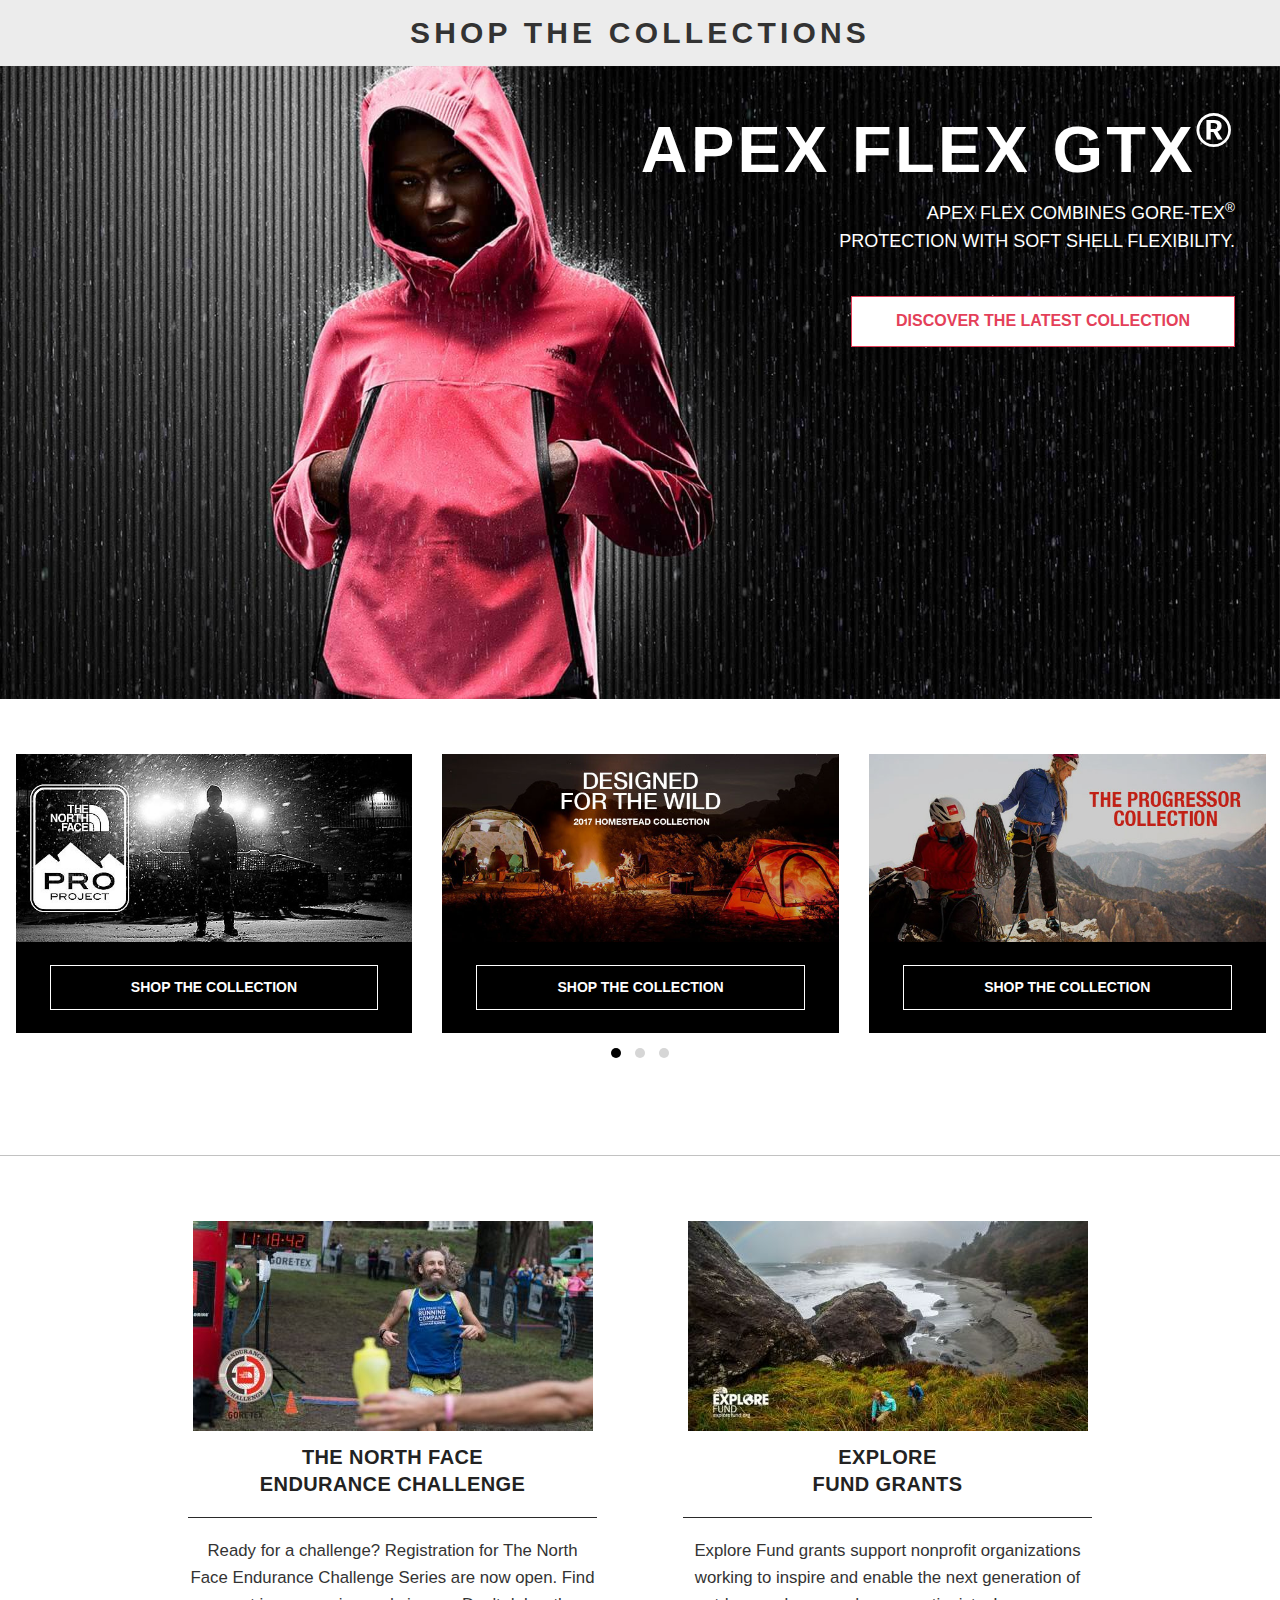
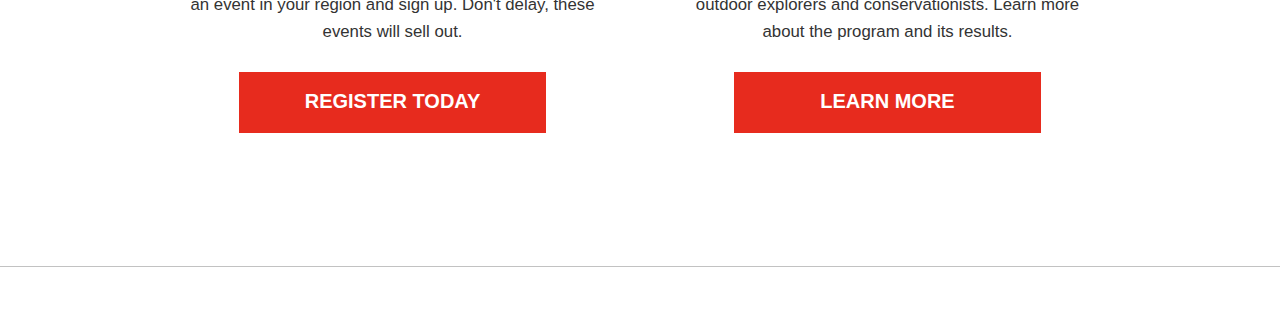
<file: TNF Collections Page/index.html>
<!--
Code Project for The North Face - March 16, 2018
Author: Tatiana Van Steinburg
-->

<!DOCTYPE html>
<html lang="en">
<head>
    <meta charset="utf-8">
    <meta name="viewport" content="width=device-width, initial-scale=1.0">
    <meta http-equiv="X-UA-Compatible" content="IE=edge">
    <meta name="description" content="The North Face®: Shop the Collections">
	<title>The North Face® | Shop the Collections</title>
	<!-- All CSS Files -->
    <link rel="shortcut icon" href="https://www.thenorthface.com/etc/designs/vfcorp/thenorthface/clientlibs/global/images/favicon.ico" type="image/png">
    <link rel="stylesheet" href="css/bootstrap.min.css">
    <link rel="stylesheet" type="text/css" href="css/animate.min.css">
    <link rel="stylesheet" href="css/owl.carousel.css">
    <link rel="stylesheet" type="text/css" href="css/owl.theme.default.css">
    <link rel="stylesheet" href="css/style.css">
    <link rel="stylesheet" href="css/responsive.css">

</head>
<body>
   <!-- ==== Main section start ==== -->
   <section id="main">
  	  <div class="container">
  		  <div class="row">
  			  <div class="col-md-12 pg-title-bg">
  				 <div class="text-center">
                     <h2 class="page-title">Shop the Collections</h2>
               </div>
  			  </div>
  		  </div>
	  </div>
      <div class="container">
        <div class="row">
            <div class="col-md-12 hero-img cspot text-center padding-bottom">
                <img src="image/apex-1920.jpg" class="img-responsive" alt="Apex Flex GTX">
                <div class="content-wrapper">
                    <h2 class="collection-title">Apex Flex GTX<sup>®</sup></h2>
                    <p>Apex Flex combines Gore-Tex<sup>®</sup> protection with soft shell flexibility.</p>
                    <a href="https://www.thenorthface.com/featured/apex-flex.html" class="button hero-button">Discover the Latest Collection</a>
                </div>
            </div>
        </div>
      </div>
    </section>
    <!-- ==== Main section end ==== -->


    <!-- ==== Collections section start ==== -->
    <section id="collections" class="section-padding">
       <div class="container">
	      <div class="row">
	      	 <div id="owl-collection" class="owl-carousel owl-theme padding-bottom">
	      	 	 <!-- Pro Project collection item -->
	      	 	 <div class="col-sm-12">
	      	 		 <div class="item">
	      	 			 <div class="single-collection">
	      	 				 <div class="col-image">
	      	 					 <img src="image/pro-project.jpg" alt="Pro Project Collection" class="img-responsive">
	      	 				 </div>
	      	 				 <div class="col-content text-center">
	      	 					 <a href="https://www.thenorthface.com/featured/pro-project.html" class="button col-button">Shop the Collection</a>
	      	 				 </div>
	      	 			 </div>
	      	 		 </div>
	      	 	 </div>
                 <!-- Homestead collection item -->
                 <div class="col-sm-12">
                     <div class="item">
                         <div class="single-collection">
                             <div class="col-image">
                                 <img src="image/homestead.jpg" alt="Homestead Collection" class="img-responsive">
                             </div>
                             <div class="col-content text-center">
                                 <a href="https://www.thenorthface.com/featured/homestead.html" class="button col-button">Shop the Collection</a>
                             </div>
                         </div>
                     </div>
                 </div>
                 <!-- Progressor collection item -->
                 <div class="col-sm-12">
                     <div class="item">
                         <div class="single-collection">
                             <div class="col-image">
                                 <img src="image/progressor.jpg" alt="The Progressor Collection" class="img-responsive">
                             </div>
                             <div class="col-content text-center">
                                 <a href="https://www.thenorthface.com/featured/progressor-collection.html" class="button col-button">Shop the Collection</a>
                             </div>
                         </div>
                     </div>
                 </div>
                 <!-- Summit Series collection item -->
                 <div class="col-sm-12">
                     <div class="item">
                         <div class="single-collection">
                             <div class="col-image">
                                 <img src="image/summit.jpg" alt="Summit Series" class="img-responsive">
                             </div>
                             <div class="col-content text-center">
                                 <a href="https://www.thenorthface.com/featured/summit-series.html" class="button col-button">Shop the Collection</a>
                             </div>
                         </div>
                     </div>
                 </div>
                 <!-- Beyond the Wall collection item -->
                 <div class="col-sm-12">
                     <div class="item">
                         <div class="single-collection">
                             <div class="col-image">
                                 <img src="image/beyond-the-wall.jpg" alt="Beyond the Wall Collection" class="img-responsive">
                             </div>
                             <div class="col-content text-center">
                                 <a href="https://www.thenorthface.com/featured/beyond-the-wall.html" class="button col-button">Shop the Collection</a>
                             </div>
                         </div>
                     </div>
                 </div>
                 <!-- Backyard Project collection item -->
                 <div class="col-sm-12">
                     <div class="item">
                         <div class="single-collection">
                             <div class="col-image">
                                 <img src="image/backyard.jpg" alt="Backyard Project" class="img-responsive">
                             </div>
                             <div class="col-content text-center">
                                 <a href="https://www.thenorthface.com/featured/backyard.html" class="button col-button">Shop the Collection</a>
                             </div>
                         </div>
                     </div>
                 </div>
                 <!-- Flight Series collection item -->
                 <div class="col-sm-12">
                     <div class="item">
                         <div class="single-collection">
                             <div class="col-image">
                                 <img src="image/flight.jpg" alt="Flight Series" class="img-responsive">
                             </div>
                             <div class="col-content text-center">
                                 <a href="https://www.thenorthface.com/featured/flight-series.html" class="button col-button">Shop the Collection</a>
                             </div>
                         </div>
                     </div>
                 </div>
	      	 	
	      	  </div>
	      </div>
       </div>
    </section>
    <!-- ==== collection section end ==== -->
    <hr class="section-divider">
    <!-- ==== outdoor section start ==== -->
    <section id="getOutdoors" class="section-padding">
       <div class="container desktop-container">
          <div class="row">
             <!-- endurance challenge -->
             <div class="col-xs-12 col-sm-6 col-md-6 padding-bottom">
                <img src="image/EnduranceChallenge-callout.jpeg" class="img-responsive" alt="Endurance Challenge">
                 <div class="single-outdoor-content">
                     <h3 class="single-outdoor-title">The North Face</h3>
                     <h3 class="single-outdoor-title">Endurance Challenge</h3>
                     <hr>  
                     <p class="text-center">Ready for a challenge? Registration for The North Face Endurance Challenge Series are now open. Find an event in your region and sign up. Don't delay, these events will sell out.</p>
                     <a href="https://www.thenorthface.com/get-outdoors/endurance-challenge.html" class="button outdoor-button">Register Today</a>
                 </div>
             </div> 
             <!-- explore grant funds -->
             <div class="col-xs-12 col-sm-6 col-md-6 padding-bottom">
                <img src="image/ExploreFund-callout.jpeg" class="img-responsive" alt="Explore Grant Funds">
                 <div class="single-outdoor-content">
                     <h3 class="single-outdoor-title">Explore</h3>
                     <h3 class="single-outdoor-title">Fund Grants</h3>
                     <hr>  
                     <p class="text-center">Explore Fund grants support nonprofit organizations working to inspire and enable the next generation of outdoor explorers and conservationists.  Learn more about the program and its results.</p>
                     <a href="https://www.thenorthface.com/about-us/outdoor-exploration/explore-fund.html" class="button outdoor-button">Learn More</a>
                 </div>
            </div>                     
         </div> 
      </div>
    </section>
    <!-- ==== outdoor section end ==== -->
    <hr class="section-divider">
    <!-- All JS Here -->
    <script src="js/jquery.js"></script>
    <script src="js/bootstrap.min.js"></script>
    <script src="js/plugins.js"></script>
    <script src="js/wow.min.js"></script> 
    <script src="js/owl.carousel.min.js"></script>
    <script src="js/jquery.waypoints.min.js"></script>
    <script src="js/jquery.counterup.min.js"></script>
    <script src="js/main.js"></script>
</body>
</html>
</file>
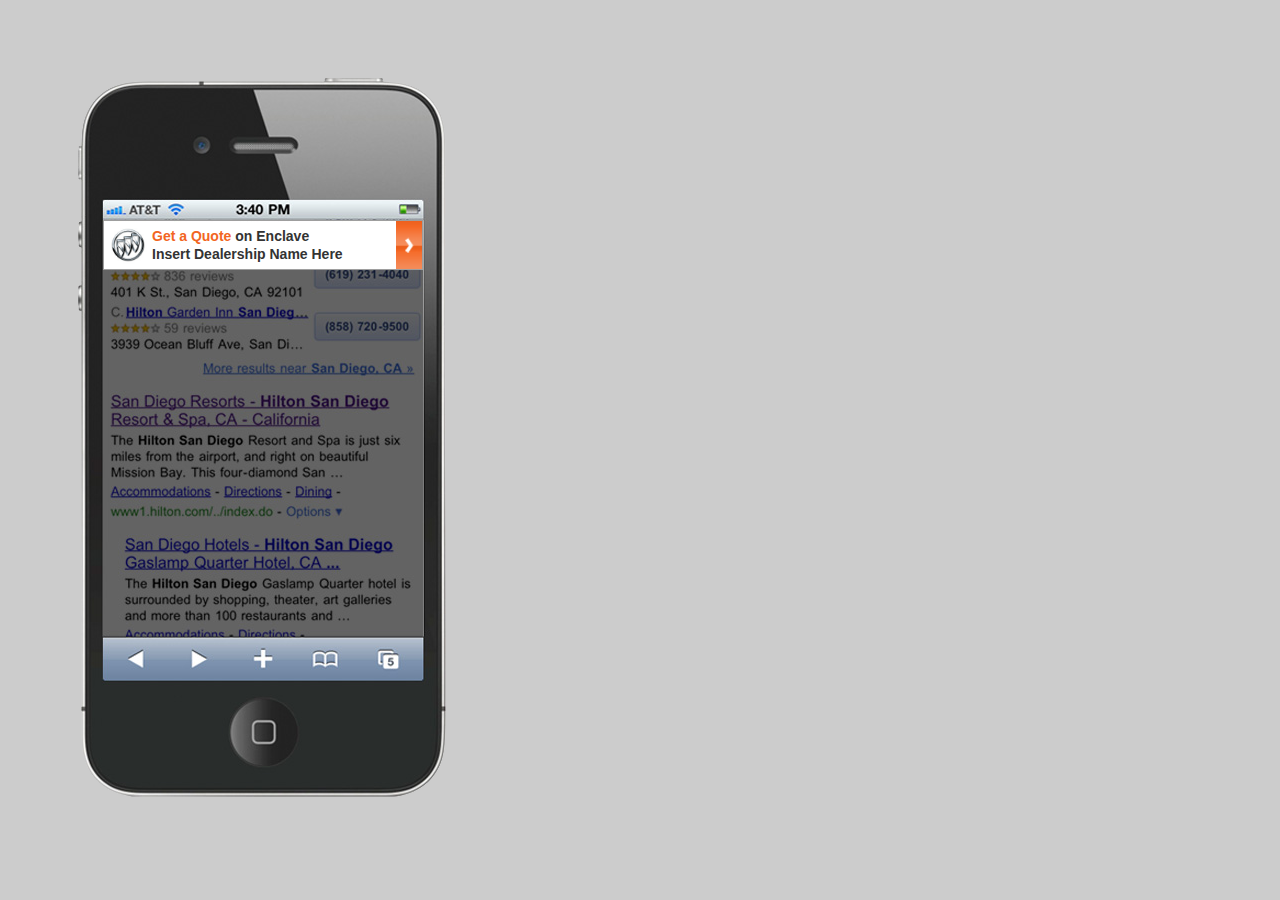
<file: Buick/banner-320x50.html>
<htmL>
<head>
    <title>Buick Enclave Mobile Banner</title>
	<style type="text/css">
		body {
			font-family: Helvetica, Arial, sans-serif;
			font-size: 14px;
			font-weight: bold;
			margin: 5em;
			padding: 0;
			background-color: #cccccc;
		}
		a:link, a:visited, a:hover, a:active {
			text-decoration: none;
			border: 0;
			color: #333;
		}
		
		.iphonecontainer{
			background-image: url("img/mobileContent.png");
			width: 383px;
			height: 734;
			position: absolute;
		}
		.container {
			width: 318px;
			height: 48px;
			margin: 0;
			border: 1px solid #9e9e9e;
			overflow: hidden;
			position: relative;
			top: 150;
			left: 33;
		}

		/* Preroll */
		.logomagic, .bgmagic {
			height: 48px;
			width: 318px;
			position: absolute;
			top: 0;
			left: 0;
		}

		/* Intro animation */
		.logomagic {
			z-index: 4;
			opacity: 0;
			height: 48px;
			-webkit-animation-duration: 2s;
			-webkit-animation-name: intro;
			-moz-animation-duration: 2s;
			-moz-animation-name: intro;
			-o-animation-duration: 2s;
			-o-animation-name: intro;
			animation-duration: 2s;
			animation-name: intro;
			background-color: #f26522;
		}
		.logomagic img.logo {
			position: absolute;
			top: 14px;
			left: 64px;
			width: 40px;
			height: 40px;
		}
		.logomagic img.tag {
			position: absolute;
			top: 8px;
			left: 50px;
			width: 240px;
			height: 35px;
		}
		
		/* Animation */
		@-webkit-keyframes intro {
			0% {
				-webkit-transform: scale(3);
				opacity: 0;
				top: 0;
			}
			15% {
				
				-webkit-transform: scale(1);
				
				opacity: 1;
			}
			100% {
				opacity: 0;
			}
		}
	
			@-moz-keyframes intro {
				0% {
					-moz-transform: scale(3);
					opacity: 0;
					top: 0;
				}
				15% {

					-moz-transform: scale(1);

					opacity: 1;
				}
				100% {
					opacity: 0;
				}
			}
			
				@-o-keyframes intro {
					0% {
						transform: scale(3);
						opacity: 0;
						top: 0;
					}
					15% {

						transform: scale(1);

						opacity: 1;
					}
					100% {
						opacity: 0;
					}
				}

					keyframes intro {
						0% {
							transform: scale(3);
							opacity: 0;
							top: 0;
						}
						15% {

							transform: scale(1);

							opacity: 1;
						}
						100% {
							opacity: 0;
						}
					}
		
		.bgmagic {
			z-index: 3;
			opacity: 0;
			left: 0;
			-webkit-animation-duration: 4s;
			-webkit-animation-name: tilt;
			-moz-animation-duration: 4s;
			-moz-animation-name: tilt;
			-o-animation-duration: 4s;
			-o-animation-name: tilt;
			animation-duration: 4s;
			animation-name: tilt;
		}
		.bgmagic img {
			position: absolute;
			top: 0;
			left: 0;
		}
		@-webkit-keyframes tilt {
			5% {
				top: -2;
				-webkit-animation-timing-function: ease-in;
				opacity: 1;
				
			}
			40% {
				top: -25;
				opacity: 1;
				
			}
			75% {
				top: -74;
				opacity: 1;
				
			
				
			}
			85% {
				top:-74;
				opacity: 1;
				-webkit-animation-timing-function: ease-out;
		
				
			}
			
			100% {
				top:-74;
				opacity: 0;
			
			}
		}
		
			@-moz-keyframes tilt {
				5% {
					top: -2;
					-moz-animation-timing-function: ease-in;
					opacity: 1;

				}
				40% {
					top: -25;
					opacity: 1;

				}
				75% {
					top: -74;
					opacity: 1;



				}
				85% {
					top:-74;
					opacity: 1;
					-moz-animation-timing-function: ease-out;


				}

				100% {
					top:-74;
					opacity: 0;

				}
			}
		
					@-o-keyframes tilt {
						5% {
							top: -2;
							animation-timing-function: ease-in;
							opacity: 1;

						}
						40% {
							top: -25;
							opacity: 1;

						}
						75% {
							top: -74;
							opacity: 1;



						}
						85% {
							top:-74;
							opacity: 1;
							animation-timing-function: ease-out;


						}

						100% {
							top:-74;
							opacity: 0;

						}
					}
		
							keyframes tilt {
								5% {
									top: -2;
									animation-timing-function: ease-in;
									opacity: 1;

								}
								40% {
									top: -25;
									opacity: 1;

								}
								75% {
									top: -74;
									opacity: 1;



								}
								85% {
									top:-74;
									opacity: 1;
									animation-timing-function: ease-out;


								}

								100% {
									top:-74;
									opacity: 0;

								}
							}
	
		
		
		
		/* Endframe */
		@-webkit-keyframes fadein {
			0% {
				opacity: 0;
			}
			
			95% {
				opacity: 0;
			}
			100% {
				opacity: 1;
			
			}
		}
		
			@-mmoz-keyframes fadein {
				0% {
					opacity: 0;
				}

				95% {
					opacity: 0;
				}
				100% {
					opacity: 1;

				}
			}
			
				@-o-keyframes fadein {
					0% {
						opacity: 0;
					}

					95% {
						opacity: 0;
					}
					100% {
						opacity: 1;

					}
				}
				
					@-webkit-keyframes fadein {
						0% {
							opacity: 0;
						}

						95% {
							opacity: 0;
						}
						100% {
							opacity: 1;

						}
					}
		.endframe {
			z-index: 1;
			position: relative;
			opacity: 1;
			
			-webkit-animation-duration: 4s;
			-webkit-animation-name: fadein;
			-moz-animation-duration: 4s;
			-moz-animation-name: fadein;
			-o-animation-duration: 4s;
			-o-animation-name: fadein;
			animation-duration: 4s;
			animation-name: fadein;
		}

		.oem {
			width: 40px;
			height: 40px;
			margin: 4px 0 15px 4px;
			float: left;
			background: url("img/logo2x.jpg") no-repeat;
			background-size: 40px 40px;
		}
		.promocontainer {
			width: 230px;
			height: 40px;
			float: left;
			padding: 4px 0 4px 4px;
		}
		.offer1 {
			height: 18px;
			padding-top: 3px;
			float: left;
			font-weight: bold;
		}
		.dynamic {
			height: 20px;
			float: left;
		}
		.cta {
			width: 26px;
			height: 48px;
			float: right;
			background-image: url("img/cta2x.png");
			background-size: 26px 48px;
		}
		.promotext {
			color: #f26522;
		}
	</style>
</head>
<body>
	<a href="http://buick.com" target="_blank">
		<div class="iphonecontainer">
			<img src="img/mobileContent.png">
			</div>
		<div class="container">
			<div class="logomagic">
				<img src="img/expbuick2x.png" class="tag"/>
			</div>
			<div class="bgmagic">
				<img src="img/enclave.jpg" />
			</div>
            <div class="goblind"></div>
		    <div class="endframe">
		        <div class="oem"></div>
	        	<div class="promocontainer">
	        		<div class="offer1"><span class="promotext">Get a Quote</span> on Enclave</div>
	        		<div class="dynamic">Insert Dealership Name Here</div>
	   			</div> 
		        <div class="cta"></div>	
		    </div>
            
		</div>
	</a>
</body>
</html>
</file>
<file: TNF Collections Page/css/style.css>
/*
Code Project for The North Face - March 16, 2018
Author: Tatiana Van Steinburg
*/


/*-------------------------------------------------------
  Default css
---------------------------------------------------------*/
body {
  font-weight: normal;
  font-style: normal;
  position: relative;
}
.img{
  max-width: 100%;
  transition: all 0.3s ease-out 0s;
}
a,
.button {
  -webkit-transition: all 0.3s ease-out 0s;
  -moz-transition: all 0.3s ease-out 0s;
  -ms-transition: all 0.3s ease-out 0s;
  -o-transition: all 0.3s ease-out 0s;
  transition: all 0.3s ease-out 0s;
}
a:focus,
.button:focus {
  text-decoration: none;
  outline: none;
}
a:focus,
a:hover,{
  color: #ccc;
  text-decoration: none;
}
a,
button {
  outline: medium none;
  color: #222;
}
h1,
h2,
h3,
h4,
h5,
h6 {
  font-weight: normal;
  color: #222;
  margin-top: 0px;
  font-style: normal;
  font-weight: 300;
  letter-spacing: 1px;
  text-transform: uppercase;
}
h1 a,
h2 a,
h3 a,
h4 a,
h5 a,
h6 a { 
    color: inherit;
}
h1 {
    font-size: 40px;
    font-weight: 500;
}
h2 {
    font-size: 35px;
}
h3 {
    font-size: 28px;
}
h4 {
    font-size: 22px;
}
h5 {
    font-size: 18px;
}
h6 {
    font-size: 16px;
}
p {
  font-family: inherit;
  font-weight: normal;
  font-size: 1em;
  line-height: 1.6;
  margin-bottom: 1.53846em;
  text-rendering: optimizeLegibility;
}
hr{
  border: solid #2a2a2a;
  border-width: 1px 0 0;
  clear: both;
  margin: 1.53846em 0 1.46154em;
  height: 0;
}

*::-moz-selection {
  background: #999;
  color: #fff;
  text-shadow: none;
}
::-moz-selection {
  background: #999;
  color: #fff;
  text-shadow: none;
}
::selection {
  background: #999;
  color: #fff;
  text-shadow: none;
}
*::-moz-placeholder {
  color: #555555;
  font-size: 14px;
  opacity: 1;
}
*::placeholder {
  color: #555555;
  font-size: 14px;
  opacity: 1;
}
.padding-bottom{
	padding-bottom: 25px;
}
.section-padding{
	padding-top: 5px;
	padding-bottom: 5px;
}
.img-responsive {
  margin: 0 auto;
}
.section-divider {
  border-color: #c2c2c2;
  padding-bottom: 25px;
}
.pg-title-bg {
  background-color: rgba(0,0,0,.075);
}
/*-------------------------------------
  Buttons
---------------------------------------*/
.button {
    display: block;
    background: white;
    width: 85%;
    margin: 0 auto;
    font-size: 3.8vw;
    font-weight: bold;
    text-align: center;
    margin: 1.3em auto;
    text-transform: uppercase;
    padding-top: .77778em;
    padding-right: 1.55556em;
    padding-bottom: .8547em;
    padding-left: 1.55556em;
    text-rendering: optimizeLegibility;
}
.button:hover {
    background: black;
    color: white;
    text-decoration: none;
}
.hero-button {
    color: #e44059;
    border: 1px solid #e44059;
}

/*-------------------------------------
  Hero image set
---------------------------------------*/
.hero-img{
  padding-left: 0;
  padding-right: 0;
}

/*----------------------------------------
  Section style
-----------------------------------------*/
.page-title {
	font-size: 5vw;
	letter-spacing: .14em;
	line-height: 1.2;
	text-transform: uppercase;
  font-weight: bold;
  font-style: normal;
  color: #333;
  text-rendering: optimizeLegibility;
  padding: 15px 0;
  margin-bottom: 0;
}

.collection-title {
  font-weight: 700;
  color: black;
  font-size: 8vw;
  letter-spacing: .05em;
  line-height: .9;
  margin: .5em 0 .3em 0;
  text-rendering: optimizeLegibility;
}

.cspot p {
  padding: 0 2vw;
  margin: 0;
  font-size: .85em;
  text-transform: uppercase;
  text-rendering: optimizeLegibility;
}

 /* -----------------------------------------
  Collection style
-------------------------------------------- */
.single-collection{
	position: relative;
  background-color: black;
}
.col-image{
  padding-left: 0;
  padding-right: 0;
}
.single-collection .col-image img{
  max-width: 640px;
}
.col-name{
	position: absolute;
	left: 130px;
	padding: 30px 0;
}
.col-name .subtitle{
	font-size: 20px;
	font-weight: 600;
}
.single-collection p.comp{
	font-style: italic;
	color: #ffa500;
	font-size: 14px;
  line-height: 24px;
}
.col-content{
	padding: 5px;	
}
.col-button {
  background: black;
  color: white;
  border: 1px solid white;
}
.col-button:hover {
    background: white;
    color: black;
}
.single-collection p{
	color: #222;
  font-size: 14px;
  line-height: 24px;
}
.single-collection p.description{
	text-align: left;
	font-size: 14px;
  line-height: 24px;
	
}
.owl-theme .owl-dots .owl-dot.active span, .owl-theme .owl-dots .owl-dot:hover span {
	background: black;
}
.owl-theme .owl-nav.disabled + .owl-dots {
    margin: 10px 0;
}

/*-------------------------------------------------------
  Outdoor style
-------------------------------------------------------*/
.single-outdoor-padding {
  padding-left: 15px;
  padding-right: 15px;
}
.single-outdoor-content{
	background-color: #fff;
	padding: 15px 0;
}
.single-outdoor-title{
  font-weight: 600;
  text-align: center;
  letter-spacing: .02em;
  line-height: 1.1;
  margin-bottom: .5em;
  font-size: 4.375vw;
  padding: 0 20px;
  margin-bottom: 5px;
}
.outdoor-button {
  background-color: #e72b1e;
  border-color: #be1f14;
  color: #fff;
  text-align: center;
  width: 100%;
  padding-left: .77778em;
  padding-right: .77778em;
  font-size: 4.8vw;
}
</file>
<file: TNF Collections Page/css/responsive.css>
/*
Code Project for The North Face - March 16, 2018
Author: Tatiana Van Steinburg
*/


/*-------------------------------------------------------*/
/* Layout greater than 640px */
/*-------------------------------------------------------*/
@media(min-width:640px) {
  .content-wrapper {
    position: absolute;
    width: 50%;
    top: 22px;
    right: 35px;
    text-align: right;
  }
  .page-title {
    font-size: 30px;
  }
  .collection-title {
    color: white;
    font-size: 35px;
  }
  .cspot p {
    color: white;
    padding: 0 0 0 45px;
    font-size: 12px;
  }
  .hero-button {
    width: 75%;
    font-size: 16px;
    float: right;
    margin-top: 12px;
  }
  .col-button {
    font-size: 14px;
  }
  .outdoor-button {
    width: 75%;
    font-size: 20px;
  }
  .padding-bottom {
    padding-bottom: 50px;
  }
  .single-outdoor-title {
    font-size: 20px;
  }
}


/*-------------------------------------------------------*/
/* Layout greater than 768px */
/*-------------------------------------------------------*/
@media (min-width: 768px) {
.container {
    width: 100%;
  }
}


/*-------------------------------------------------------*/
/* Layout greater than 992px */
/*-------------------------------------------------------*/
@media(min-width:992px) {
.content-wrapper {
  right: 45px;
}
.collection-title {
    font-size: 53px;
}
.cspot p {
    font-size: 16px;
  }
.single-outdoor-content {
    padding: 15px 28px;
  }
.desktop-container {
  padding: 15px 75px;
  }
}


/*-------------------------------------------------------*/
/* Layout greater than 1280px */
/*-------------------------------------------------------*/
@media(min-width:1280px) {
p {
  font-size: 1.2em;
}
.content-wrapper {
  right: 45px;
}
.collection-title {
    font-size: 65px;
}
.cspot p {
  font-size: 18px;
  width: 73%;
  float: right;
}
.hero-button {
  width: 60%;
  font-size: 16px;
  float: right;
  margin-top: 40px;
}
.desktop-container {
  padding: 15px 160px;
  }
}


/*-------------------------------------------------------*/
/* Layout greater than 1440px */
/*-------------------------------------------------------*/
@media(min-width:1440px) {
.content-wrapper {
  top: 122px;
  right: 55px;
}
.collection-title {
    font-size: 70px;
}
.cspot p {
  font-size: 20px;
}
.desktop-container {
  padding: 15px 160px;
  }
}

/*-------------------------------------------------------*/
/* Layout greater than 2296px */
/*-------------------------------------------------------*/
@media(min-width:2296px) {
p {
    font-size: 2.2em;
}
.container {
  width: 75%;
}
.content-wrapper {
  right: 90px;
}
.collection-title {
  font-size: 95px;
}
.cspot p {
  font-size: 28px;
}
.hero-button {
  font-size: 25px;
}
.col-button {
  font-size: 25px;
}
.single-outdoor-title {
  font-size: 30px;
}
.desktop-container {
  padding: 15px 160px;
  }
}
</file>
